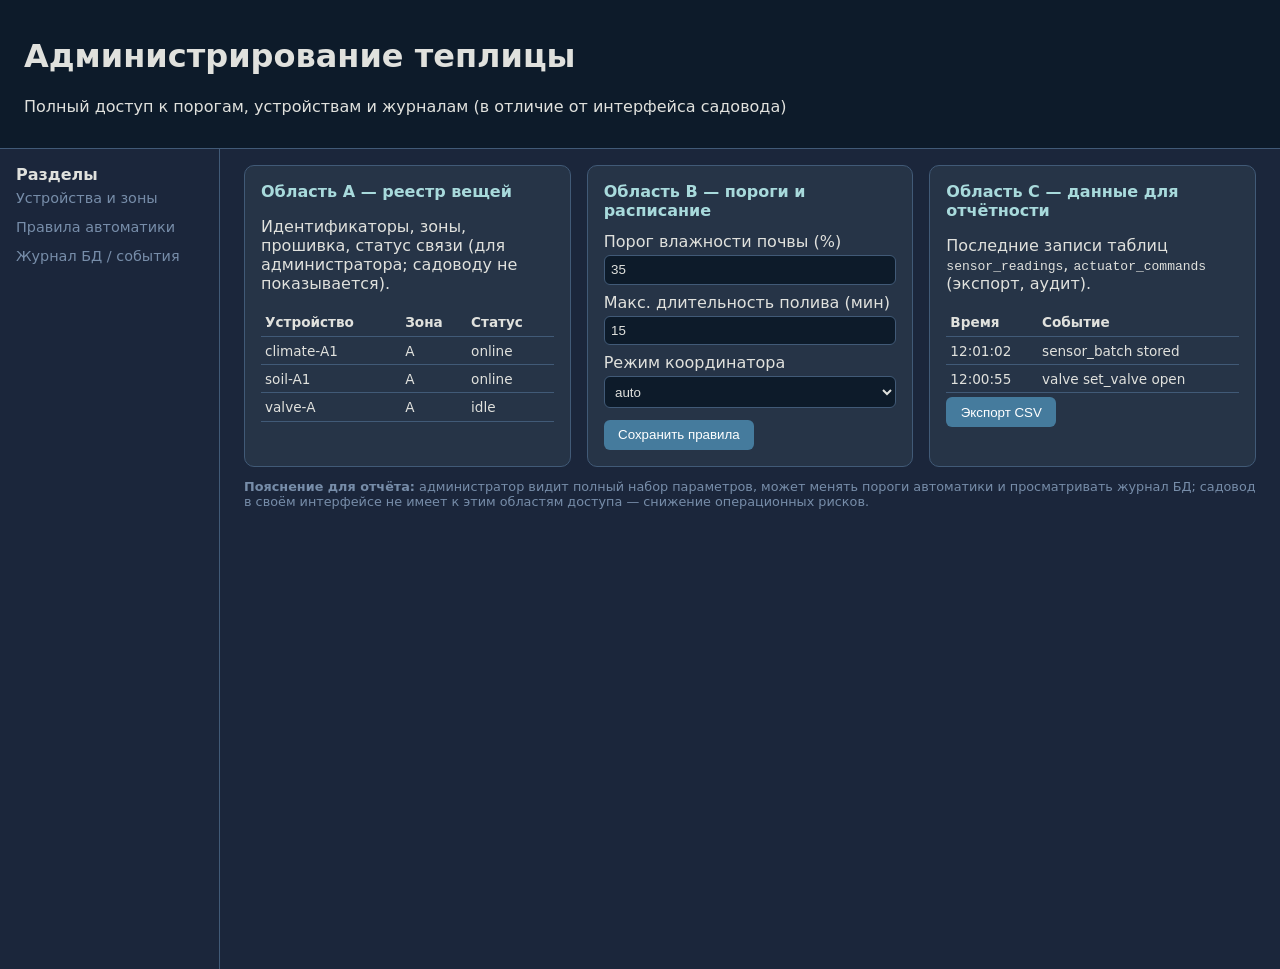
<file: lab1/mockups/admin.html>
<!DOCTYPE html>
<html lang="ru">
<head>
  <meta charset="UTF-8">
  <meta name="viewport" content="width=device-width, initial-scale=1.0">
  <title>Теплица — панель администратора</title>
  <style>
    * { box-sizing: border-box; }
    body { font-family: "Segoe UI", system-ui, sans-serif; margin: 0; background: #1b263b; color: #e0e1dd; }
    header { background: #0d1b2a; padding: 1rem 1.5rem; border-bottom: 1px solid #415a77; }
    .layout { display: grid; grid-template-columns: 220px 1fr; min-height: calc(100vh - 80px); }
    nav { background: #1b263b; padding: 1rem; border-right: 1px solid #415a77; }
    nav a { display: block; color: #778da9; text-decoration: none; padding: 0.4rem 0; font-size: 0.9rem; }
    nav a:hover { color: #e0e1dd; }
    .content { padding: 1rem 1.5rem; overflow: auto; }
    .grid { display: grid; grid-template-columns: repeat(auto-fill, minmax(260px, 1fr)); gap: 1rem; }
    .card { background: #263447; border-radius: 10px; padding: 1rem; border: 1px solid #415a77; }
    .card h3 { margin: 0 0 0.75rem; font-size: 1rem; color: #a8dadc; }
    table { width: 100%; border-collapse: collapse; font-size: 0.85rem; }
    th, td { text-align: left; padding: 0.35rem 0.25rem; border-bottom: 1px solid #415a77; }
    input, select { width: 100%; padding: 0.4rem; margin: 0.25rem 0 0.5rem; border-radius: 6px; border: 1px solid #415a77; background: #0d1b2a; color: #e0e1dd; }
    .btn { padding: 0.45rem 0.9rem; border-radius: 6px; border: none; background: #457b9d; color: #fff; cursor: pointer; margin-top: 0.25rem; }
    .hint { font-size: 0.8rem; color: #778da9; margin-top: 0.75rem; }
  </style>
</head>
<body>
  <header>
    <h1>Администрирование теплицы</h1>
    <p>Полный доступ к порогам, устройствам и журналам (в отличие от интерфейса садовода)</p>
  </header>
  <div class="layout">
    <nav>
      <strong>Разделы</strong>
      <a href="#devices">Устройства и зоны</a>
      <a href="#rules">Правила автоматики</a>
      <a href="#db">Журнал БД / события</a>
    </nav>
    <div class="content">
      <div class="grid">
        <section class="card" id="devices">
          <h3>Область A — реестр вещей</h3>
          <p>Идентификаторы, зоны, прошивка, статус связи (для администратора; садоводу не показывается).</p>
          <table>
            <thead><tr><th>Устройство</th><th>Зона</th><th>Статус</th></tr></thead>
            <tbody>
              <tr><td>climate-A1</td><td>A</td><td>online</td></tr>
              <tr><td>soil-A1</td><td>A</td><td>online</td></tr>
              <tr><td>valve-A</td><td>A</td><td>idle</td></tr>
            </tbody>
          </table>
        </section>
        <section class="card" id="rules">
          <h3>Область B — пороги и расписание</h3>
          <label>Порог влажности почвы (%)</label>
          <input type="number" value="35" min="0" max="100">
          <label>Макс. длительность полива (мин)</label>
          <input type="number" value="15">
          <label>Режим координатора</label>
          <select><option>auto</option><option>manual</option><option>maintenance</option></select>
          <button class="btn" type="button">Сохранить правила</button>
        </section>
        <section class="card" id="db">
          <h3>Область C — данные для отчётности</h3>
          <p>Последние записи таблиц <code>sensor_readings</code>, <code>actuator_commands</code> (экспорт, аудит).</p>
          <table>
            <thead><tr><th>Время</th><th>Событие</th></tr></thead>
            <tbody>
              <tr><td>12:01:02</td><td>sensor_batch stored</td></tr>
              <tr><td>12:00:55</td><td>valve set_valve open</td></tr>
            </tbody>
          </table>
          <button class="btn" type="button">Экспорт CSV</button>
        </section>
      </div>
      <p class="hint">
        <strong>Пояснение для отчёта:</strong> администратор видит полный набор параметров, может менять пороги автоматики
        и просматривать журнал БД; садовод в своём интерфейсе не имеет к этим областям доступа — снижение операционных рисков.
      </p>
    </div>
  </div>
</body>
</html>
</file>
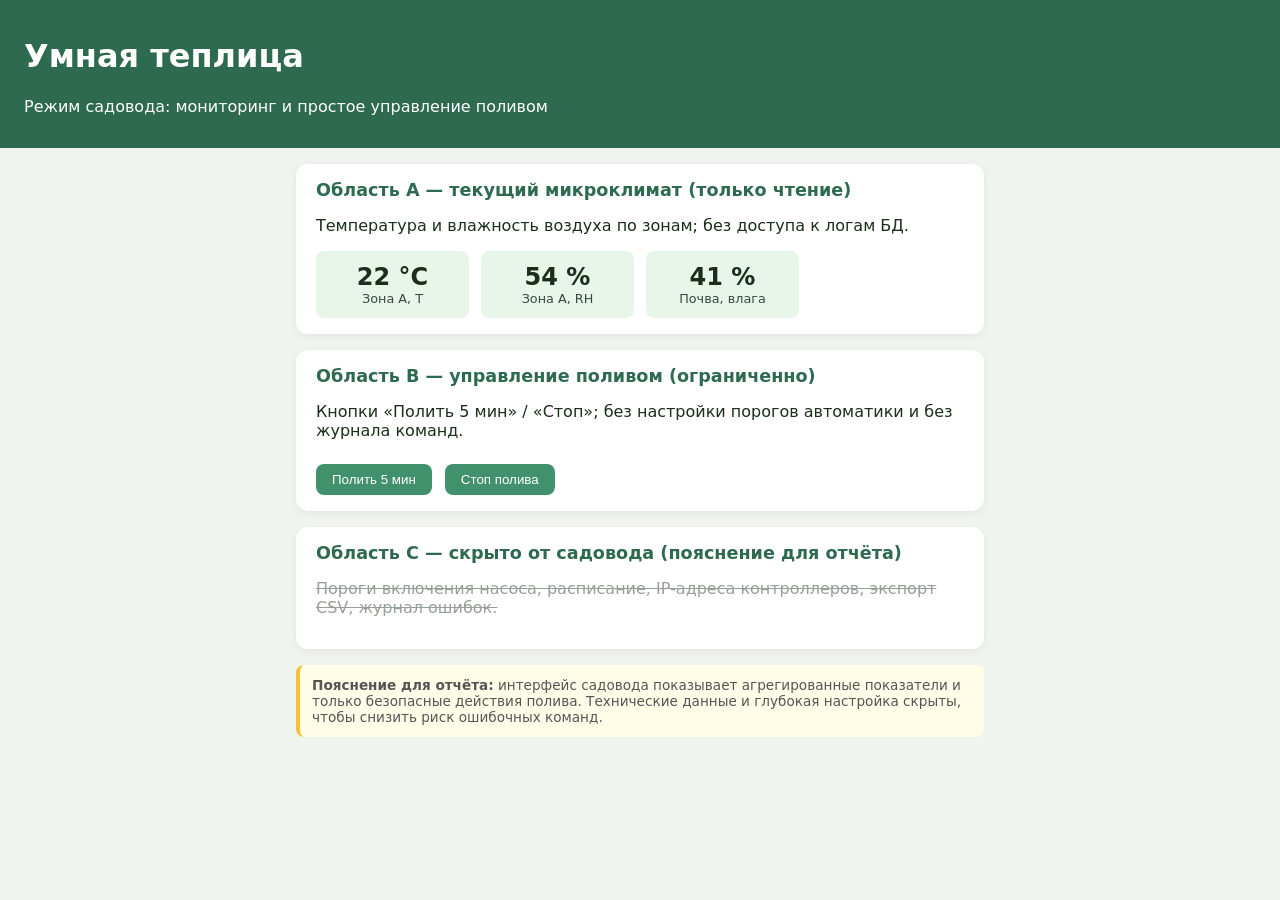
<file: lab1/mockups/gardener.html>
<!DOCTYPE html>
<html lang="ru">
<head>
  <meta charset="UTF-8">
  <meta name="viewport" content="width=device-width, initial-scale=1.0">
  <title>Теплица — интерфейс садовода</title>
  <style>
    * { box-sizing: border-box; }
    body { font-family: "Segoe UI", system-ui, sans-serif; margin: 0; background: #f0f4ef; color: #1a2e1a; }
    header { background: #2d6a4f; color: #fff; padding: 1rem 1.5rem; }
    main { max-width: 720px; margin: 1rem auto; padding: 0 1rem; }
    .panel { background: #fff; border-radius: 12px; padding: 1rem 1.25rem; margin-bottom: 1rem; box-shadow: 0 2px 8px rgba(0,0,0,.06); }
    .panel h2 { margin: 0 0 0.75rem; font-size: 1.1rem; color: #2d6a4f; }
    .zones { display: grid; grid-template-columns: repeat(auto-fill, minmax(140px, 1fr)); gap: 0.75rem; }
    .metric { background: #e8f5e9; padding: 0.75rem; border-radius: 8px; text-align: center; }
    .metric .val { font-size: 1.5rem; font-weight: 700; }
    .metric .lbl { font-size: 0.8rem; opacity: 0.85; }
    .actions label { display: block; margin: 0.5rem 0 0.25rem; font-size: 0.9rem; }
    .actions button { padding: 0.5rem 1rem; border: none; border-radius: 8px; background: #40916c; color: #fff; cursor: pointer; margin-right: 0.5rem; margin-top: 0.5rem; }
    .note { font-size: 0.85rem; color: #555; margin-top: 1rem; padding: 0.75rem; background: #fffde7; border-radius: 8px; border-left: 4px solid #fbc02d; }
    .hidden-admin { text-decoration: line-through; opacity: 0.45; }
  </style>
</head>
<body>
  <header>
    <h1>Умная теплица</h1>
    <p>Режим садовода: мониторинг и простое управление поливом</p>
  </header>
  <main>
    <section class="panel">
      <h2>Область A — текущий микроклимат (только чтение)</h2>
      <p>Температура и влажность воздуха по зонам; без доступа к логам БД.</p>
      <div class="zones">
        <div class="metric"><div class="val">22 °C</div><div class="lbl">Зона A, T</div></div>
        <div class="metric"><div class="val">54 %</div><div class="lbl">Зона A, RH</div></div>
        <div class="metric"><div class="val">41 %</div><div class="lbl">Почва, влага</div></div>
      </div>
    </section>
    <section class="panel actions">
      <h2>Область B — управление поливом (ограниченно)</h2>
      <p>Кнопки «Полить 5 мин» / «Стоп»; без настройки порогов автоматики и без журнала команд.</p>
      <button type="button">Полить 5 мин</button>
      <button type="button">Стоп полива</button>
    </section>
    <section class="panel">
      <h2>Область C — скрыто от садовода (пояснение для отчёта)</h2>
      <p class="hidden-admin">Пороги включения насоса, расписание, IP-адреса контроллеров, экспорт CSV, журнал ошибок.</p>
    </section>
    <p class="note">
      <strong>Пояснение для отчёта:</strong> интерфейс садовода показывает агрегированные показатели и только безопасные
      действия полива. Технические данные и глубокая настройка скрыты, чтобы снизить риск ошибочных команд.
    </p>
  </main>
</body>
</html>
</file>
